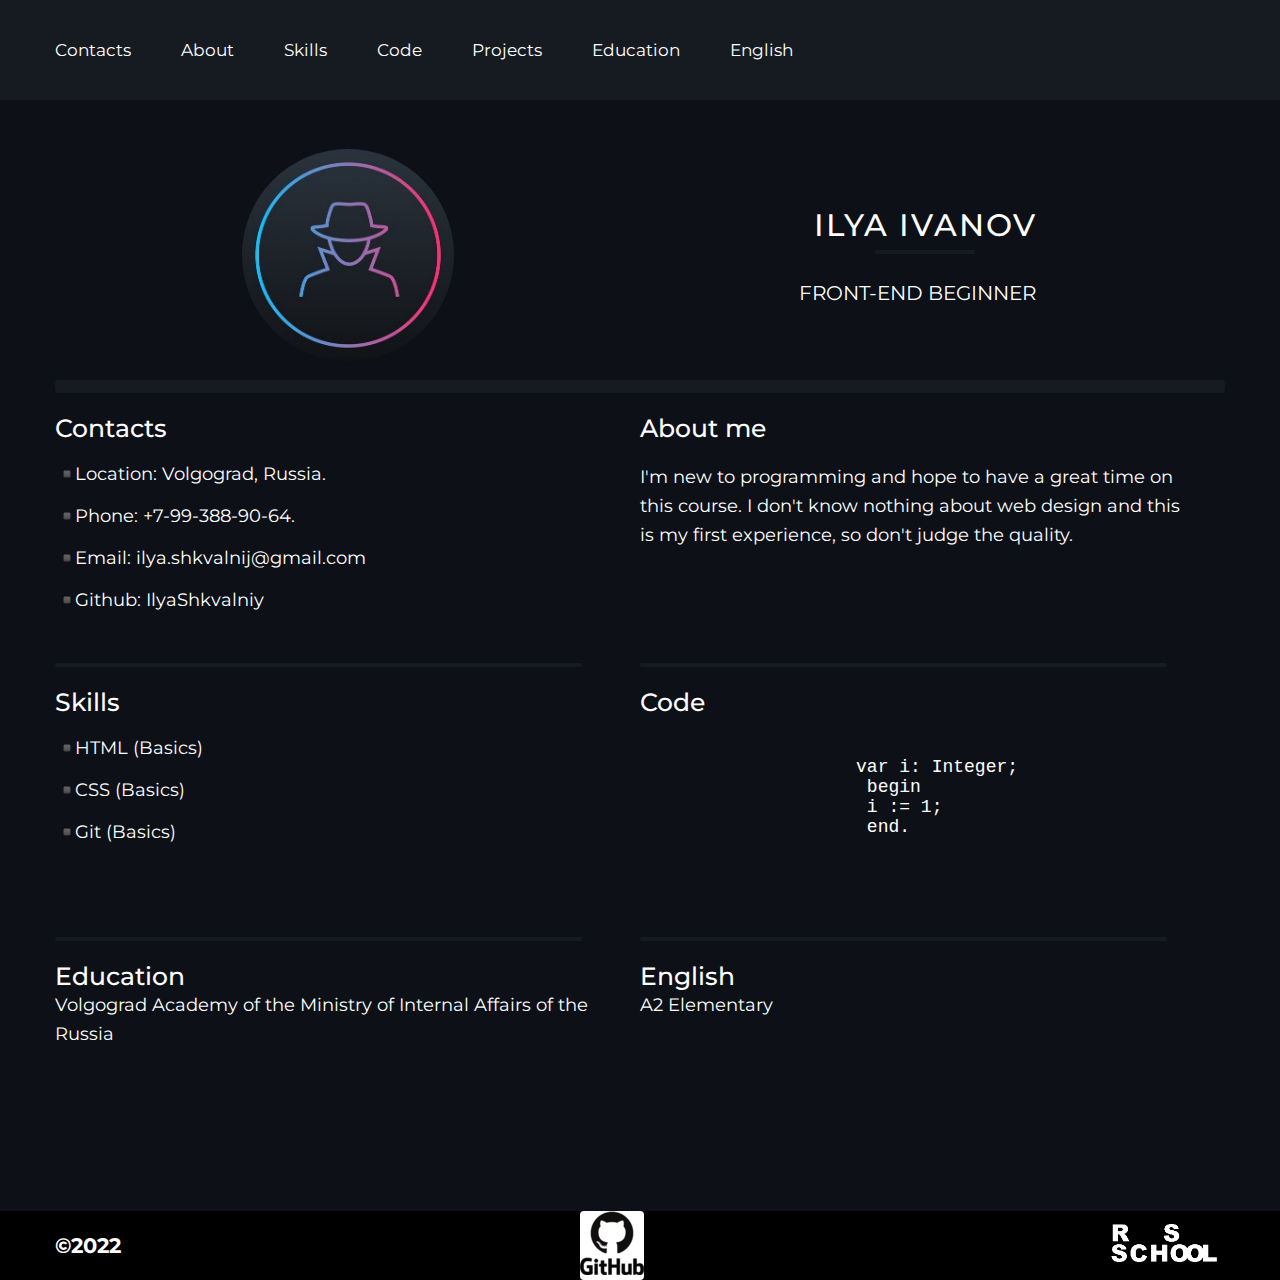
<file: index.html>
<!DOCTYPE html>
<html lang="en">
<head>
    <meta charset="UTF-8">
    <meta http-equiv="X-UA-Compatible" content="IE=edge">
    <meta name="viewport" content="width=device-width, initial-scale=1.0">
    <title>CV</title>
    <link rel="stylesheet" href="https://ilyashkvalniy.github.io/rsschool-cv/style.css">
    <link rel="preconnect" href="https://fonts.googleapis.com">
    <link rel="preconnect" href="https://fonts.gstatic.com" crossorigin>
    <link href="https://fonts.googleapis.com/css2?family=Montserrat:wght@400;500;700&display=swap" rel="stylesheet">
</head>
<body>
    <header class="header">
        <div class="container">
        <nav class="nav">
            <ul class="nav1">
                <li><a href="#contact-about">Contacts</a></li>
                <li><a href="#contact-about">About</a></li>
                <li><a href="#skill-code">Skills</a></li>
                <li><a href="#skill-code">Code</a></li>
                <li><a href="#">Projects</a></li>
                <li><a href="#edu-eng">Education</a></li>
                <li><a href="#edu-eng">English</a></li>
            </ul>
        </nav>
        </div>
    </header>
    <main class="main">
        <div class="container">
            <div class="wrapper">
                <div class="block1 block">
                    <div class="img inner-block">
                        <img src="https://ilyashkvalniy.github.io/rsschool-cv/img/pic.jpg" alt="My_ava">
                    </div>
                    <div class="title inner-block">
                        <h1 class="name">Ilya Ivanov</h1>
                        <h2 class="area">Front-end beginner</h2>
                    </div>
                </div>
                <div id="contact-about" class="block2 block">
                    <div class="contacts blocks">
                        <h2>Contacts</h2>
                        <ul>
                            <li>Location: Volgograd, Russia.</li>
                            <li>Phone: +7-99-388-90-64.</li>
                            <li>Email: ilya.shkvalnij@gmail.com</li>
                            <li>Github: IlyaShkvalniy
                            </li>
                        </ul>
                    </div>
                    <div class="about blocks">
                        <h2>About me</h2>
                        <p>I'm new to programming and hope to have a great time on this course.

                            I don't know nothing about web design and this is my first experience, so don't judge the quality.</p>
                    </div>
                </div>
                <div id="skill-code" class="block3 block">
                    <div class="skills blocks" >
                        <h2>Skills</h2>
                        <ul>
                            <li>HTML (Basics)</li>
                            <li>CSS (Basics)</li>
                            <li>Git (Basics)</li>
                        </ul>
                    </div>
                    <div class="code blocks">
                        <h2>Code</h2>
                        <pre><code class="language-pascal"> 
                    var i: Integer;
                     begin
                     i := 1;
                     end.</code></pre>
                    </div>
                </div>
                <div id="edu-eng" class="block3 block">
                    <div class="education inner-block">
                        <h2>Education</h2>
                        <p>Volgograd Academy of the Ministry of Internal Affairs of the Russia</p>
                    </div>
                    <div class="english inner-block">
                        <h2>English</h2>
                        <p>A2 Elementary</p>
                    </div>
                </div>
                </div>
            </div>
    </main>
    <footer class="footer">
        <div class="container">
            <div class="footer-wrapper">
            <h3 class="year">
                ©2022
            </h3>
            <div class="github">
               <a href="https://github.com/IlyaShkvalniy"> <img src="https://ilyashkvalniy.github.io/rsschool-cv/img/giticon.png" alt="github_logo_link"></a>
            </div>
            <div class="rss">
                <a href="https://rs.school/js-stage0/"><img src="https://ilyashkvalniy.github.io/rsschool-cv/img/rss.png" alt="rss-link"></a>
            </div>
            </div>
        </div>
    </footer>
</body>
</html>
</file>
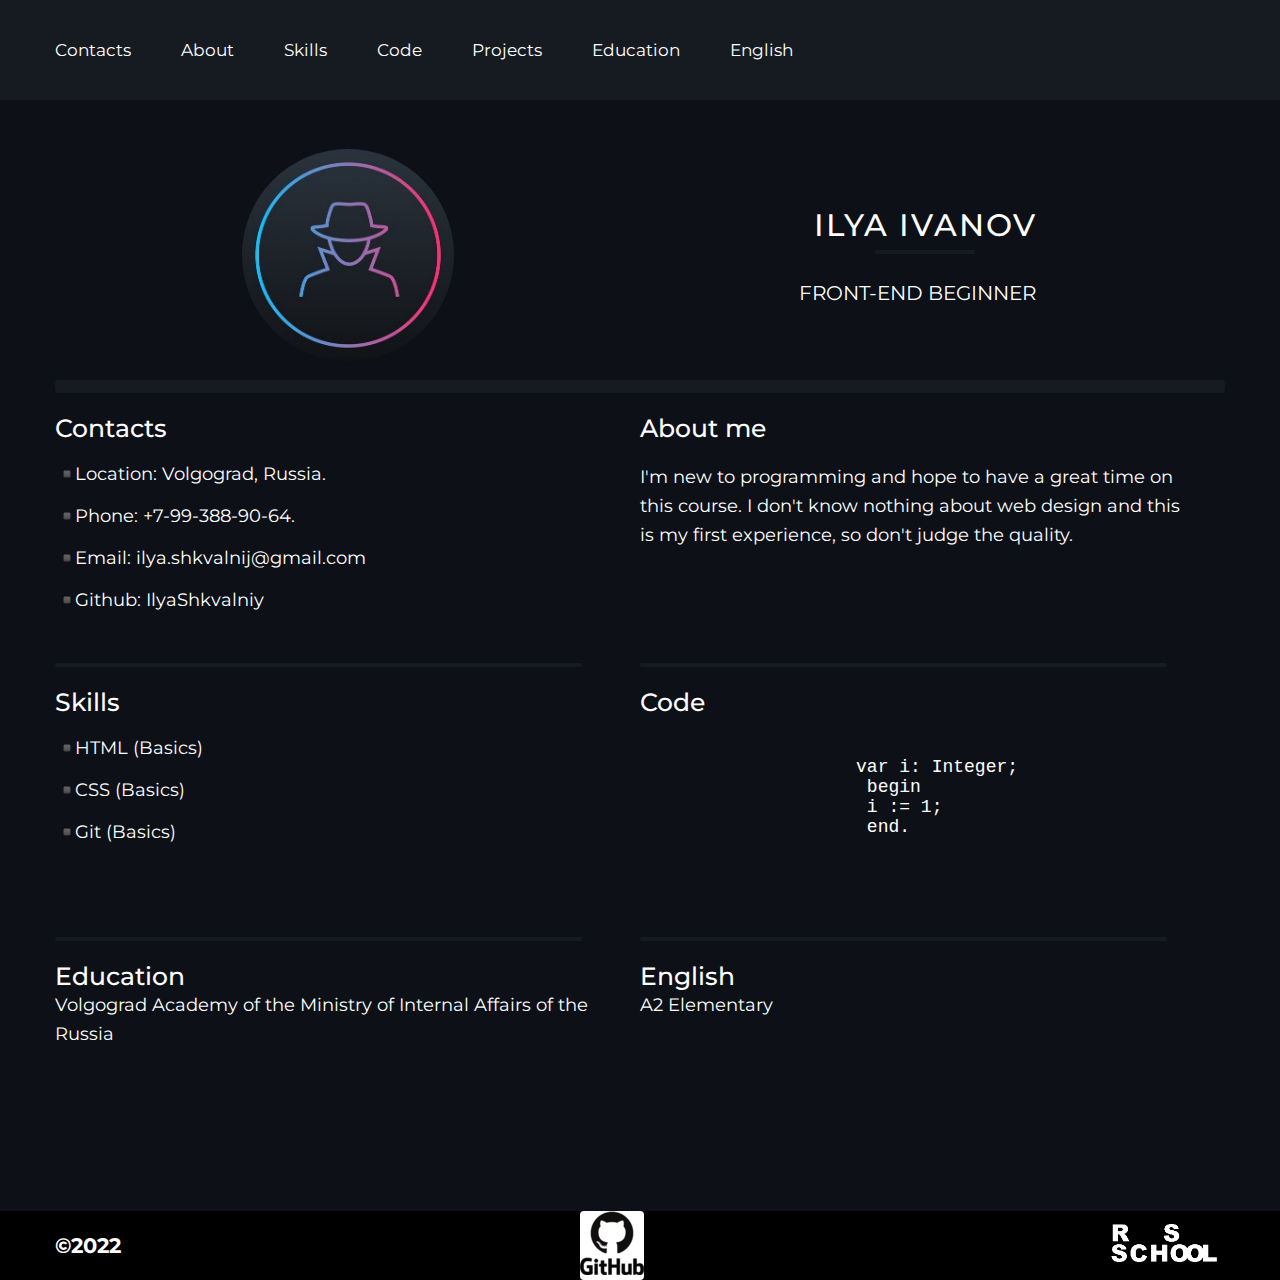
<file: cv/index.html>
<!DOCTYPE html>
<html lang="en">
<head>
    <meta charset="UTF-8">
    <meta http-equiv="X-UA-Compatible" content="IE=edge">
    <meta name="viewport" content="width=device-width, initial-scale=1.0">
    <title>CV</title>
    <link rel="stylesheet" href="./style.css">
    <link rel="preconnect" href="https://fonts.googleapis.com">
    <link rel="preconnect" href="https://fonts.gstatic.com" crossorigin>
    <link href="https://fonts.googleapis.com/css2?family=Montserrat:wght@400;500;700&display=swap" rel="stylesheet">
</head>
<body>
    <header class="header">
        <div class="container">
        <nav class="nav">
            <ul class="nav1">
                <li><a href="#contact-about">Contacts</a></li>
                <li><a href="#contact-about">About</a></li>
                <li><a href="#skill-code">Skills</a></li>
                <li><a href="#skill-code">Code</a></li>
                <li><a href="#">Projects</a></li>
                <li><a href="#edu-eng">Education</a></li>
                <li><a href="#edu-eng">English</a></li>
            </ul>
        </nav>
        </div>
    </header>
    <main class="main">
        <div class="container">
            <div class="wrapper">
                <div class="block1 block">
                    <div class="img inner-block">
                        <img src="./img/pic.jpg" alt="My_ava">
                    </div>
                    <div class="title inner-block">
                        <h1 class="name">Ilya Ivanov</h1>
                        <h2 class="area">Front-end beginner</h2>
                    </div>
                </div>
                <div id="contact-about" class="block2 block">
                    <div class="contacts blocks">
                        <h2>Contacts</h2>
                        <ul>
                            <li>Location: Volgograd, Russia.</li>
                            <li>Phone: +7-99-388-90-64.</li>
                            <li>Email: ilya.shkvalnij@gmail.com</li>
                            <li>Github: IlyaShkvalniy
                            </li>
                        </ul>
                    </div>
                    <div class="about blocks">
                        <h2>About me</h2>
                        <p>I'm new to programming and hope to have a great time on this course.

                            I don't know nothing about web design and this is my first experience, so don't judge the quality.</p>
                    </div>
                </div>
                <div id="skill-code" class="block3 block">
                    <div class="skills blocks" >
                        <h2>Skills</h2>
                        <ul>
                            <li>HTML (Basics)</li>
                            <li>CSS (Basics)</li>
                            <li>Git (Basics)</li>
                        </ul>
                    </div>
                    <div class="code blocks">
                        <h2>Code</h2>
                        <pre><code class="language-pascal"> 
                    var i: Integer;
                     begin
                     i := 1;
                     end.</code></pre>
                    </div>
                </div>
                <div id="edu-eng" class="block3 block">
                    <div class="education inner-block">
                        <h2>Education</h2>
                        <p>Volgograd Academy of the Ministry of Internal Affairs of the Russia</p>
                    </div>
                    <div class="english inner-block">
                        <h2>English</h2>
                        <p>A2 Elementary</p>
                    </div>
                </div>
                </div>
            </div>
    </main>
    <footer class="footer">
        <div class="container">
            <div class="footer-wrapper">
            <h3 class="year">
                ©2022
            </h3>
            <div class="github">
               <a href="https://github.com/IlyaShkvalniy"> <img src="./img/giticon.png" alt="github_logo_link"></a>
            </div>
            <div class="rss">
                <a href="https://rs.school/js-stage0/"><img src="./img/rss.png" alt="rss-link"></a>
            </div>
            </div>
        </div>
    </footer>
</body>
</html>
</file>
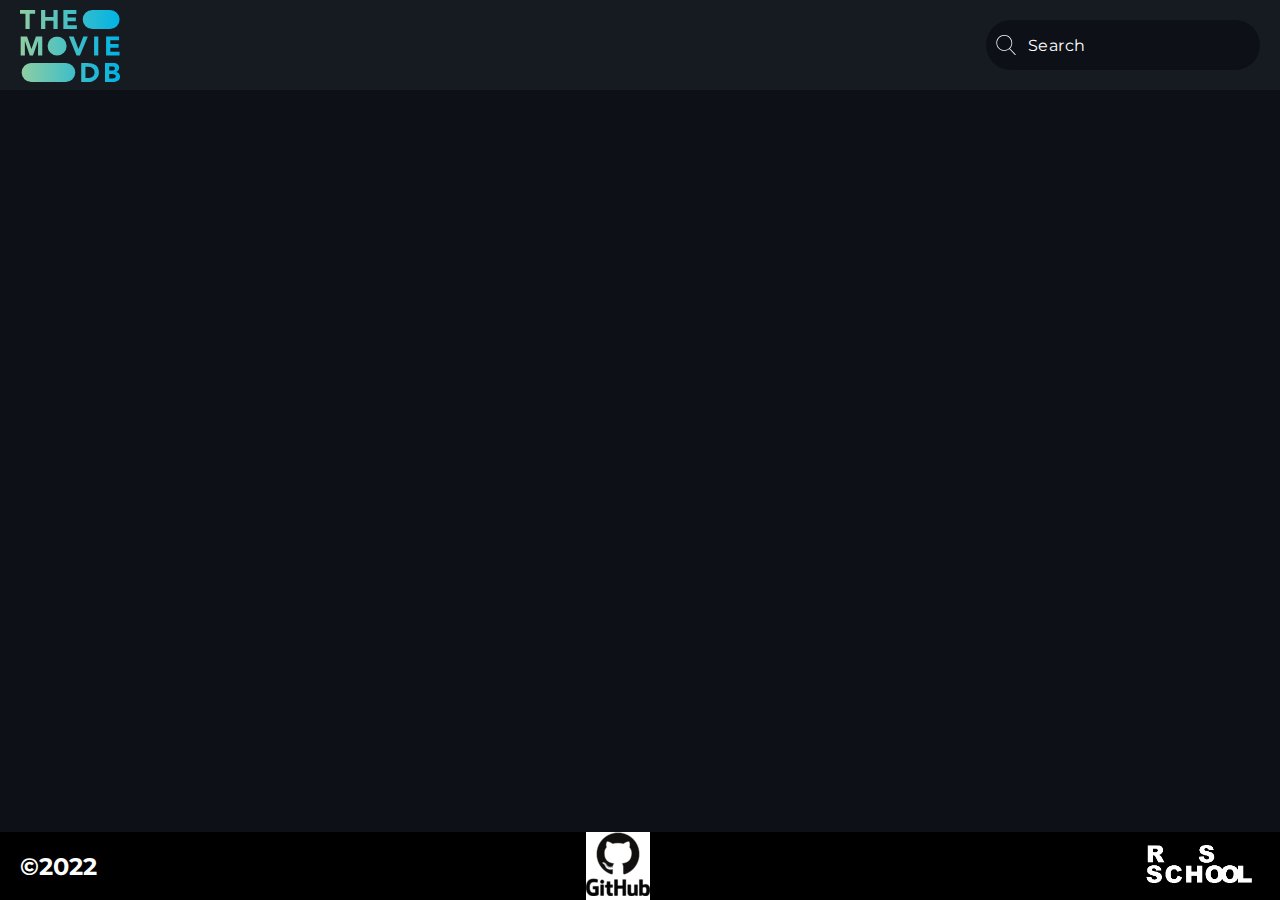
<file: movie-app/index.html>
<!DOCTYPE html>
<html lang="en">
<head>
    <meta charset="UTF-8">
    <meta http-equiv="X-UA-Compatible" content="IE=edge">
    <meta name="viewport" content="width=device-width, initial-scale=1.0">
    <link rel="stylesheet" href="./css/style.min.css">
    <link href="https://fonts.googleapis.com/css?family=Montserrat:300,regular,500,600,700,800,900" rel="stylesheet" />
    <title>Movie app</title>
</head>
<body>
    <div class="wrapper">
        <header class="header">
            <div class="container">
                <div class="header__content">
                    <div class="header__logo">
                        <a href="https://www.themoviedb.org/documentation/api">
                            <img src="./icons/tmdb.svg" class="header__img" alt="">
                        </a>
                    </div>
                    <form class="form" >
                        <div class="form__icon"></div> 
                        <input type="search" autocomplete="off" id="search" class="form__search" placeholder="Search">
                    </form>
                </div>    
            </div>
        </header>
        <main class="main">

        </main>
        <footer class="footer">
            <div class="container">
                <div class="footer__content">
                    <div class="footer__year">©2022</div>
                    <div class="footer__github">
                        <a href="https://github.com/IlyaShkvalniy" class="footer__link">
                            <img class="footer__img" src="./icons/giticon.png" alt="">
                        </a>
                    </div>
                    <div class="footer__rss">
                        <a href="https://rs.school/js-stage0/" class="footer__link">
                            <img class="footer__img" src="./icons/rss.png" alt="">
                        </a>
                    </div>
                </div>
            </div>
        </footer>
    </div>
    <script src="./js/main.js"></script>
</body>
</html>
</file>
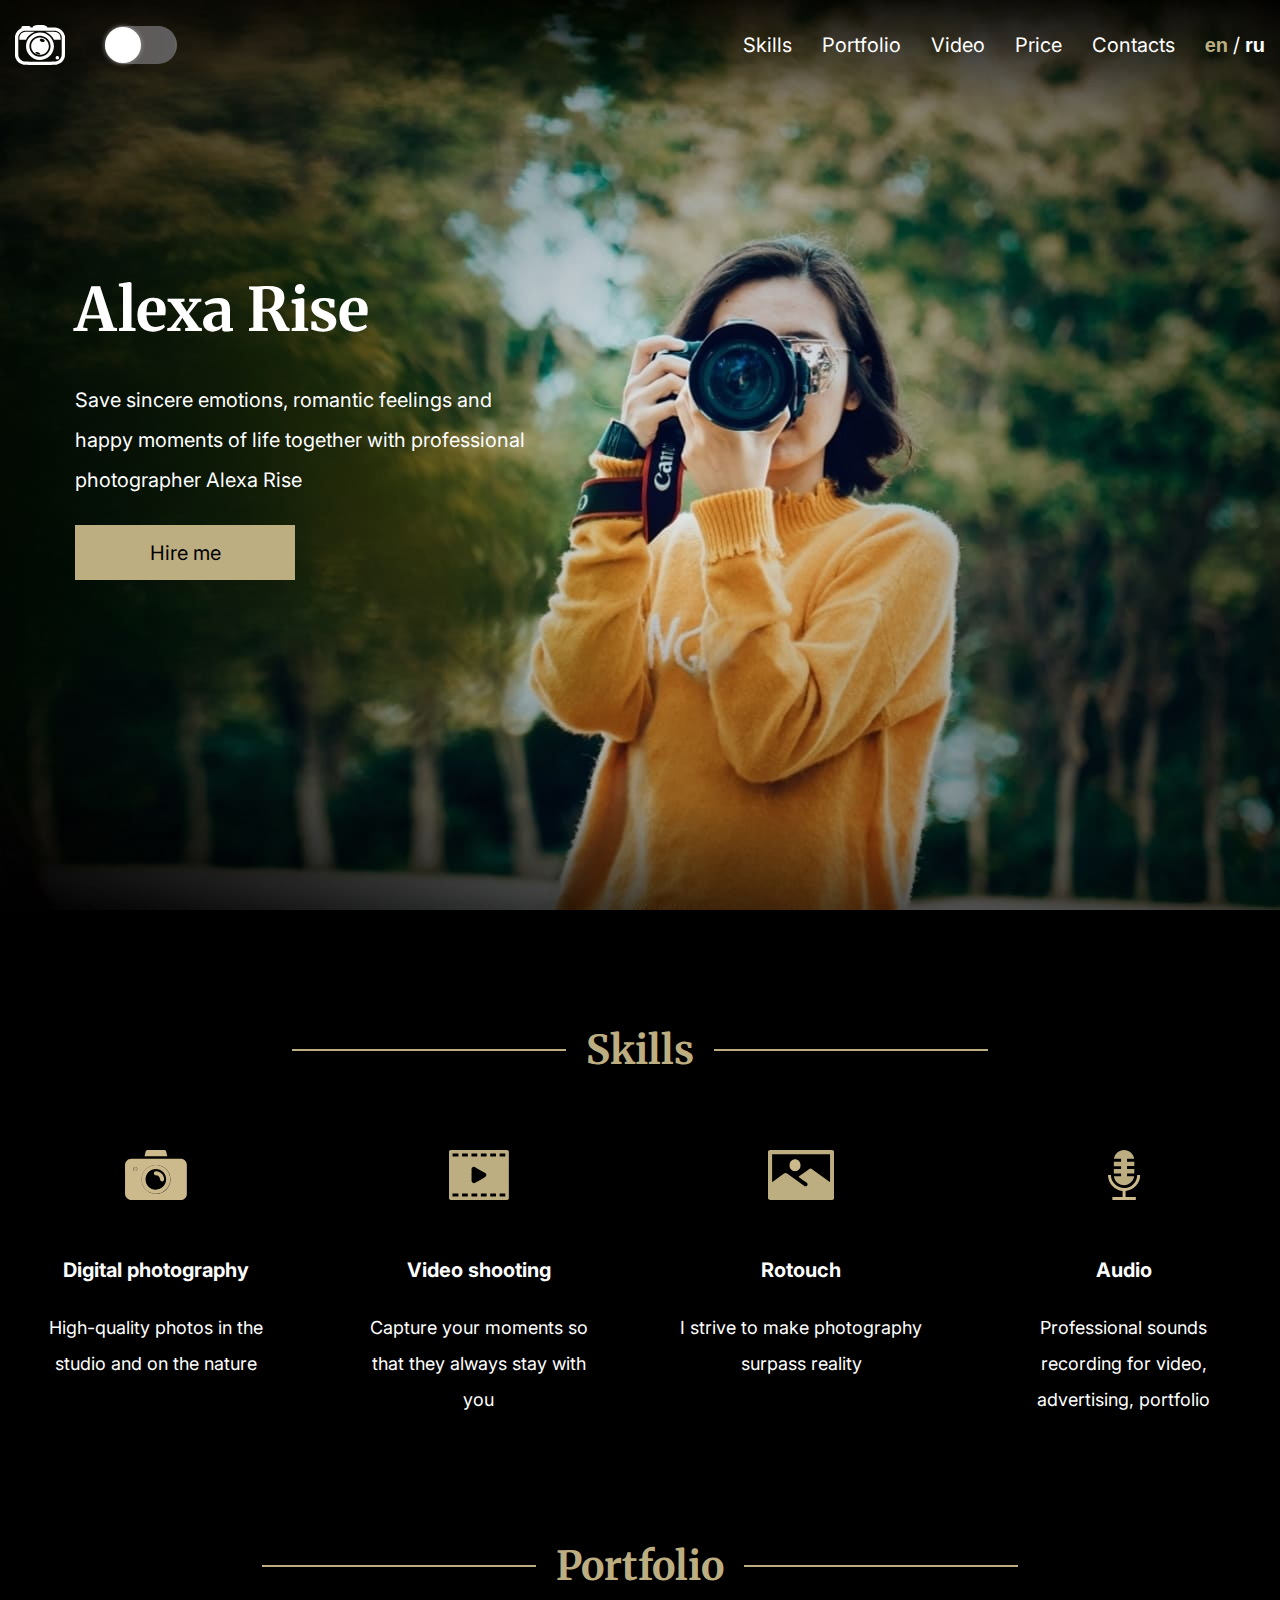
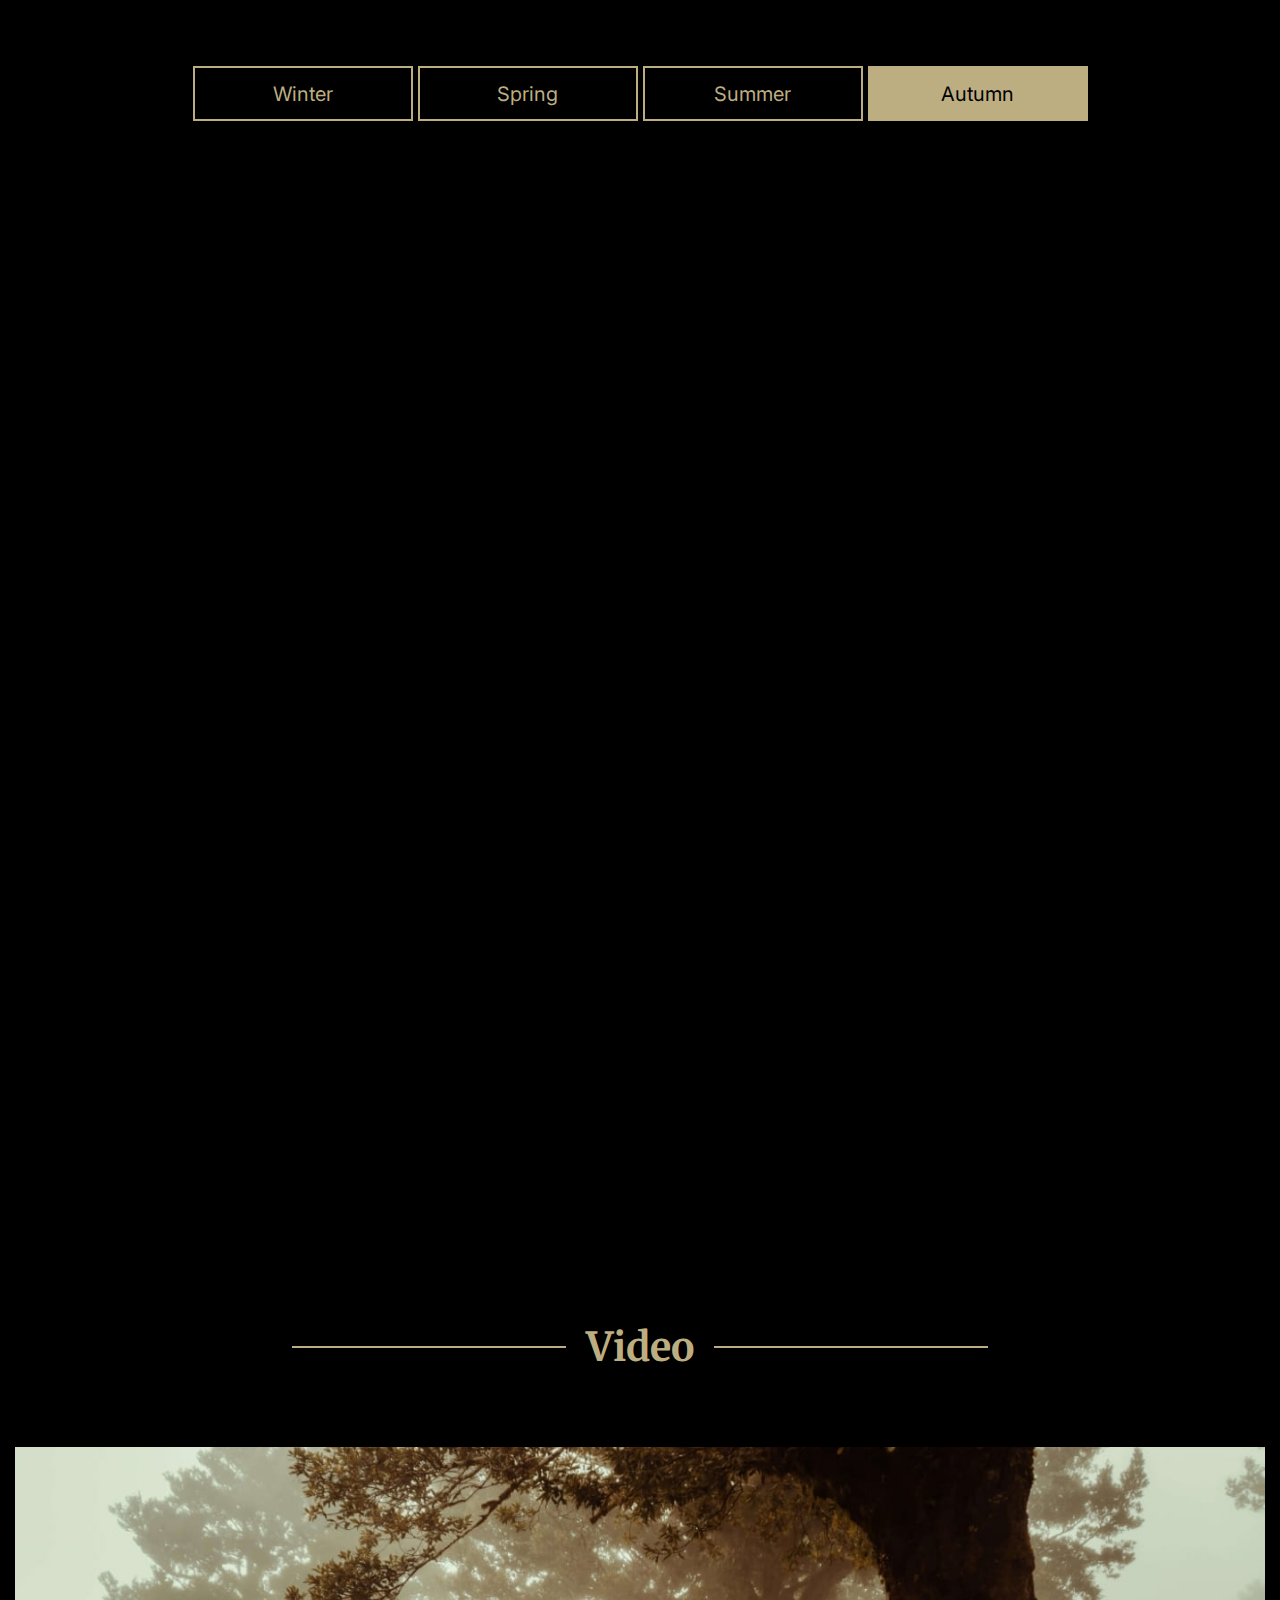
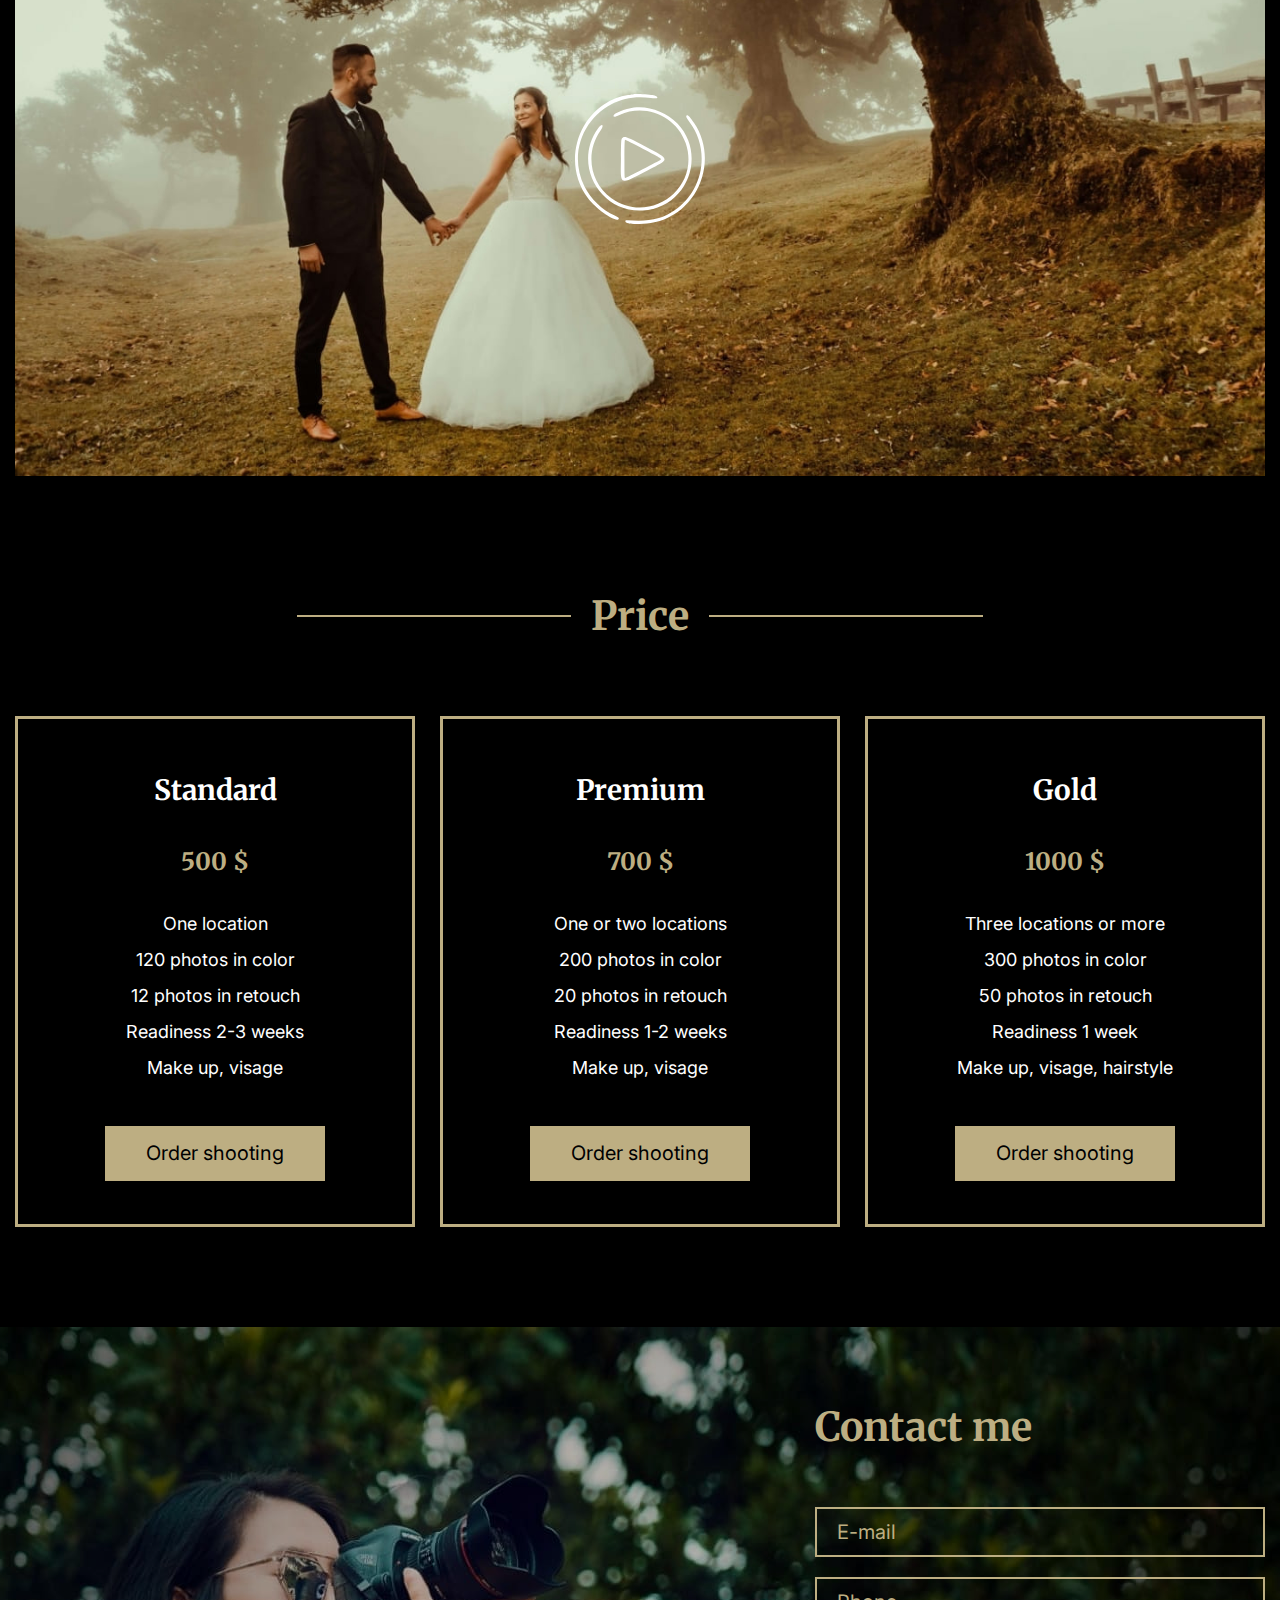
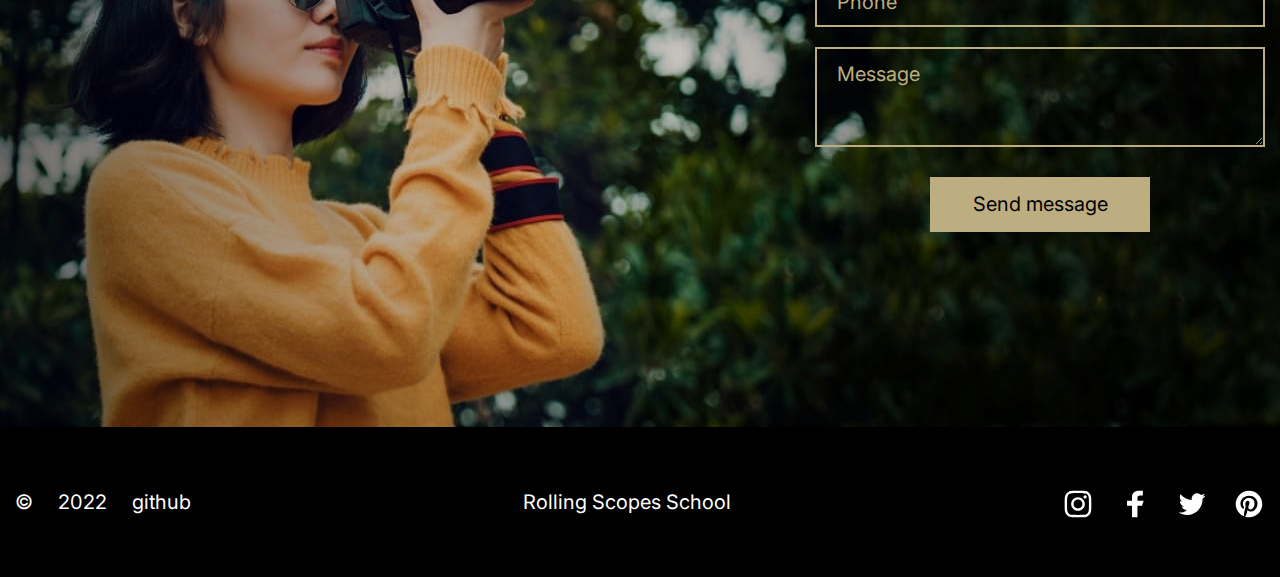
<file: portfolio/index.html>
<!DOCTYPE html>
<html lang="en">
<head>
    <meta charset="UTF-8">
    <meta http-equiv="X-UA-Compatible" content="IE=edge">
    <meta name="viewport" content="width=device-width, initial-scale=1.0">
    <title>RSS Portfolio</title>
    <link rel="stylesheet" href="./css/style.min.css">
    <link rel="preconnect" href="https://fonts.googleapis.com">
    <link rel="preconnect" href="https://fonts.gstatic.com" crossorigin>
    <link href="https://fonts.googleapis.com/css2?family=Inter:wght@400;700&family=Merriweather:wght@400;700&display=swap" rel="stylesheet">
    <link rel="icon" type="image/x-icon" href="images/favicon.ico">
</head>
<body class="body">
    <div class="wrapper">
        <div class="hero">   
            <div class="hero__bg">       
                <div class="container">
                    <header class="header">
                        <div class="header__inner">
                            <nav class="nav">
                                <a  class="nav__logo-link" href="#">
                                    <svg class="nav__logo" width="50" height="40" viewBox="0 0 50 40" fill="none" xmlns="http://www.w3.org/2000/svg">
                                        <path class="nav__logo" d="M20.4506 0.259178C19.0919 0.696909 17.9456 1.47652 17.6601 2.15634L17.5398 2.4419L15.6561 2.43301L15.4116 1.93006C15.2253 1.54668 15.063 1.3708 14.7263 1.18701L14.2864 0.945911H11.1062C6.93498 0.945911 6.40895 1.15341 6.40895 2.80355V3.26796L5.69955 3.61478C3.08441 4.8924 1.03538 7.41602 0.225789 10.3546L0.000346207 11.1748V21.2584C0.000346207 32.2698 -0.0327188 31.5584 0.547422 33.1166C1.84798 36.6086 4.86291 39.1352 8.54916 39.8258C9.78859 40.0581 40.2114 40.0581 41.4508 39.8258C45.1371 39.1362 48.152 36.6096 49.4526 33.1166C50.0327 31.5584 49.9997 32.2698 49.9997 21.2584V11.1748L49.7832 10.4031C48.649 6.36468 45.7433 3.61182 41.6342 2.67905C41.02 2.53972 40.2134 2.50514 36.6765 2.46858L32.4532 2.42412L32.3369 2.14745C32.0504 1.46565 30.8209 0.645527 29.4663 0.233488C28.3992 -0.0915987 21.4756 -0.0718366 20.4506 0.259178ZM40.0601 5.82221C43.053 6.12555 45.3856 7.95256 46.3976 10.7874L46.6731 11.5591L46.7012 20.871C46.7332 31.5189 46.7653 31.0218 45.9236 32.7342C44.9758 34.662 43.064 36.1205 40.9288 36.5453C39.7856 36.7726 10.2114 36.7726 9.07118 36.5453C6.91594 36.1145 5.0112 34.6284 4.00923 32.5949C3.24473 31.0426 3.26677 31.4072 3.29883 20.871L3.32689 11.5591L3.63149 10.7163C4.60841 8.01679 6.9961 6.11666 9.77356 5.82912C10.9589 5.7066 38.8517 5.69968 40.0601 5.82122V5.82221ZM9.51706 6.88837C6.37889 7.34191 4.35391 9.89419 4.35391 13.398V14.6954H11.0661L11.2915 14.2369C12.2845 12.2123 14.2844 10.0167 16.4357 8.58692C17.2402 8.05236 19.3614 6.97631 19.6109 6.97631C19.669 6.97631 19.7161 6.93284 19.7161 6.87948C19.7161 6.76091 10.3457 6.76782 9.51706 6.88738V6.88837ZM30.2839 6.85478C30.2839 6.90023 30.4492 6.99509 30.6506 7.06524C33.7206 8.12943 37.462 11.4702 38.7385 14.2863L38.9249 14.6964H45.6471V13.399C45.6471 10.1284 44.1341 7.98418 41.1462 7.01683C40.5581 6.82612 30.2849 6.67395 30.2849 6.85576L30.2839 6.85478ZM24.0707 7.51779C12.6663 8.61558 7.13237 20.9748 14.0931 29.7976C21.7892 39.5512 37.8768 34.7015 38.8858 22.3236C39.5611 14.0343 32.2528 6.73126 24.0707 7.51779ZM26.6638 10.9455C33.2327 11.8753 37.3277 18.963 34.8278 25.0774C31.9482 32.1216 22.708 33.9279 17.4136 28.4804C10.3908 21.2544 16.5819 9.51871 26.6638 10.9455ZM23.8723 12.5719C17.9617 13.395 14.553 19.3474 16.8885 24.7701C19.5698 30.9942 28.5605 31.7659 32.376 26.1001C36.5512 19.9007 31.2949 11.5394 23.8723 12.5719ZM27.7168 13.9098C28.8581 14.2596 29.7118 15.0768 29.7318 15.8366C29.7779 17.5886 26.2289 17.5332 25.0416 15.7635C24.1388 14.4187 25.747 13.3051 27.7168 13.9098ZM22.701 27.2552C23.7821 27.4805 25.3923 28.4557 25.3923 28.8846C25.3923 29.8865 21.7581 29.2393 20.697 28.0486C19.9636 27.2246 20.8564 26.8708 22.701 27.2552ZM41.9128 30.9991C39.8938 31.6167 40.2846 34.3863 42.3897 34.3794C44.5309 34.3725 44.6902 31.2629 42.564 30.9734C42.3486 30.9438 42.056 30.9556 41.9128 31.0001V30.9991Z" fill="white"/>
                                    </svg>
                                </a>
                                <div class="nav__theme">
                                    <button class="nav__theme-switcher"></button>
                                </div>
                                <ul class="nav__list">
                                    <li class="nav__list-item"><a href="#skill" class="nav__list-link" data-18i="skills">Skills</a></li>
                                    <li class="nav__list-item"><a href="#portfol" class="nav__list-link" data-18i="portfolio">Portfolio</a></li>
                                    <li class="nav__list-item"><a href="#vid" class="nav__list-link" data-18i="video">Video</a></li>
                                    <li class="nav__list-item"><a href="#pric" class="nav__list-link" data-18i="price">Price</a></li>
                                    <li class="nav__list-item"><a href="#contact" class="nav__list-link" data-18i="contacts">Contacts</a></li>
                                </ul>
                                <div class="nav__langs">
                                    <button class="nav__langs-switcher-en nav__langs-switcher active-lang-btn">en</button>
                                    <span>/</span>
                                    <button class="nav__langs-switcher-ru nav__langs-switcher">ru</button>
                                </div>
                                <div class="nav__burger">
                                    <span class="nav__burger-line"></span>
                                    <span class="nav__burger-line"></span>
                                    <span class="nav__burger-line"></span>
                                </div>
                                
                            </nav>
                            <section class="header__info">
                                <h1 class="header__info-title" data-18i="hero-title">Alexa Rise</h1>
                                <p class="header__info-text" data-18i="hero-text">Save sincere emotions, romantic feelings and happy moments of life together with professional photographer Alexa Rise                                  
                                </p>
                                <button class="header__button btn" data-18i="hire">Hire me</button>
                            </section>
                        </div>
                    </header>
                </div> 
            </div>  
        </div>
        <main class="main">
            <div class="skills" id="skill">
                <div class="container">
                    <section class="title title--height">
                        <h2 class="title__text" data-18i="skills">Skills</h2>
                    </section>
                    <div class="skills__columns">
                        <div class="skills__columns-item">
                            <div class="skills__columns-logo">
                                <img class="skills__columns-img" src="images/camera1.svg" alt="Skills icon">
                            </div>
                            <div class="skills__columns-title" data-18i="skill-title-1">Digital photography</div>
                            <div class="skills__columns-text" data-18i="skill-text-1">High-quality photos in the studio and on the nature</div>
                        </div>
                        <div class="skills__columns-item">
                            <div class="skills__columns-logo">
                                <img class="skills__columns-img" src="images/video1.svg" alt="Skills icon">
                            </div>
                            <div class="skills__columns-title" data-18i="skill-title-2">Video shooting</div>
                            <div class="skills__columns-text" data-18i="skill-text-2">Capture your moments so that they always stay with you</div>
                        </div>
                        <div class="skills__columns-item">
                            <div class="skills__columns-logo">
                                <img class="skills__columns-img" src="images/image1.svg" alt="Skills icon">
                            </div>
                            <div class="skills__columns-title" data-18i="skill-title-3">Retouch</div>
                            <div class="skills__columns-text" data-18i="skill-text-3">I strive to make photography surpass reality</div>
                        </div>
                        <div class="skills__columns-item">
                            <div class="skills__columns-logo">
                                <img class="skills__columns-img" src="images/mic1.svg" alt="Skills icon">
                            </div>
                            <div class="skills__columns-title" data-18i="skill-title-4">Audio</div>
                            <div class="skills__columns-text" data-18i="skill-text-4">Professional sounds recording for video, advertising, portfolio</div>
                        </div>
                    </div>
                </div>
            </div>
            <div class="portfolio" id="portfol">
                <div class="container">
                    <section class="title title--height">
                        <h2 class="title__text" data-18i="portfolio">Portfolio</h2>
                    </section>
                    <div class="portfolio__buttons-row">
                        <button class="portfolio__button portfolio__button--replace btn"  data-tab-name="winter">
                            <span data-18i="winter" class="spn">Winter</span>
                        </button>
                        <button  class="portfolio__button btn"  data-tab-name="spring">
                            <span data-18i="spring" class="spn"> Spring</span>
                        </button>
                        <button class="portfolio__button portfolio__button--replace btn"  data-tab-name="summer">
                            <span data-18i="summer" class="spn"> Summer</span>
                        </button>
                        <button class="portfolio__button is-active btn"  data-tab-name="autumn">
                            <span class="spn" data-18i="autumn" > Autumn</span>
                        </button>
                    </div>
                    <div class="portfolio__gallery is-active autumn">
                        <img src="images/gallery/portfolio-img1.jpg" alt="Galley picture" class="portfolio__gallery-img">
                        <img src="images/gallery/portfolio-img2.jpg" alt="Galley picture" class="portfolio__gallery-img">
                        <img src="images/gallery/portfolio-img3.jpg" alt="Galley picture" class="portfolio__gallery-img">
                        <img src="images/gallery/portfolio-img4.jpg" alt="Galley picture" class="portfolio__gallery-img">
                        <img src="images/gallery/portfolio-img5.jpg" alt="Galley picture" class="portfolio__gallery-img">
                        <img src="images/gallery/portfolio-img6.jpg" alt="Galley picture" class="portfolio__gallery-img">
                    </div>
                    <div class="portfolio__gallery winter">
                        <img src="images/winter/winter1.jpg" alt="Galley picture" class="portfolio__gallery-img">
                        <img src="images/winter/winter2.jpg" alt="Galley picture" class="portfolio__gallery-img">
                        <img src="images/winter/winter3.jpg" alt="Galley picture" class="portfolio__gallery-img">
                        <img src="images/winter/winter4.jpg" alt="Galley picture" class="portfolio__gallery-img">
                        <img src="images/winter/winter5.jpg" alt="Galley picture" class="portfolio__gallery-img">
                        <img src="images/winter/winter6.jpg" alt="Galley picture" class="portfolio__gallery-img">
                    </div>
                    <div class="portfolio__gallery spring">
                        <img src="images/spring/spring1.jpg" alt="Galley picture" class="portfolio__gallery-img">
                        <img src="images/spring/spring2.jpg" alt="Galley picture" class="portfolio__gallery-img">
                        <img src="images/spring/spring3.jpg" alt="Galley picture" class="portfolio__gallery-img">
                        <img src="images/spring/spring4.jpg" alt="Galley picture" class="portfolio__gallery-img">
                        <img src="images/spring/spring5.jpg" alt="Galley picture" class="portfolio__gallery-img">
                        <img src="images/spring/spring6.jpg" alt="Galley picture" class="portfolio__gallery-img">
                    </div>
                    <div class="portfolio__gallery summer">
                        <img src="images/summer/summer1.jpg" alt="Galley picture" class="portfolio__gallery-img">
                        <img src="images/summer/summer2.jpg" alt="Galley picture" class="portfolio__gallery-img">
                        <img src="images/summer/summer3.jpg" alt="Galley picture" class="portfolio__gallery-img">
                        <img src="images/summer/summer4.jpg" alt="Galley picture" class="portfolio__gallery-img">
                        <img src="images/summer/summer5.jpg" alt="Galley picture" class="portfolio__gallery-img">
                        <img src="images/summer/summer6.jpg" alt="Galley picture" class="portfolio__gallery-img">
                    </div>
                </div>
            </div>
            <div class="video" id="vid">
                <div class="container container--mobile">
                    <section class="title title--height">
                        <h2 class="title__text" data-18i="video">Video</h2>
                    </section>
                    <div class="video__content">
                        <img src="images/video-player.jpg" alt="Video preview" class="video__img">
                        <div class="video__play-btn-wrapper">
                            <a href="#" class="video__play-link">
                             <svg class="play-video"  viewBox="0 0 130 130" fill="none" xmlns="http://www.w3.org/2000/svg">
                                <path class="video__play-btn" d="M58.521 0.13572C58.0219 0.256183 55.5699 0.686409 53.0729 1.09112C6.17415 8.69809 -16.0083 65.9044 13.0263 104.367C22.0681 116.344 42.8323 129.906 43.8607 124.506C43.9895 123.832 42.7534 122.978 39.6854 121.624C27.0991 116.065 15.7097 105.112 9.49548 92.5938C-13.0744 47.1276 25.5402 -4.32319 75.965 4.02852C83.5399 5.28359 84.8555 2.66782 77.4319 1.11129C74.053 0.402757 60.344 -0.303999 58.521 0.136315V0.13572ZM58.8236 13.5427C49.9562 14.8494 38.5455 19.3896 38.5455 21.6114C38.5455 23.3352 39.8261 23.2017 44.5063 20.9901C70.1424 8.8779 101.354 22.1306 110.64 49.0716C126.075 93.8524 75.1194 131.76 36.427 104.279C14.9264 89.009 9.96843 58.679 25.4031 36.8396C29.4989 31.0443 27.3436 28.5941 23.1612 34.2914C-2.60779 69.3966 24.2964 118.982 67.7711 116.507C111.658 114.008 132.641 61.4206 102.441 29.6195C91.3694 17.9613 73.5088 11.378 58.8242 13.5415L58.8236 13.5427ZM111.588 21.4488C110.688 22.349 111.376 23.9601 114.257 27.704C135.62 55.4579 128.626 96.9429 99.2939 116.46C86.0768 125.255 74.472 127.692 52.7708 126.233C50.7271 126.096 50.3491 126.252 50.3491 127.237C50.3491 131.711 76.324 130.498 89.2029 125.422C126.968 110.539 141.858 62.4946 119.094 28.9739C114.774 22.6137 112.602 20.4352 111.588 21.4494L111.588 21.4488ZM47.2645 44.1107C46.191 45.2963 46.099 46.6867 45.9347 64.2031C45.6647 92.9997 42.7985 92.1292 77.569 73.8111C94.5145 64.8831 94.6095 65.1632 70.3056 52.4143C51.3039 42.4467 49.3949 41.7584 47.2645 44.1107V44.1107ZM68.2637 55.0052C86.726 64.6481 86.8221 64.7081 85.5308 65.7798C84.0829 66.982 51.1615 84 50.285 84C49.5812 84 49.4412 80.8353 49.4412 64.9324C49.4412 51.5574 49.6388 45.8642 50.1022 45.8642C50.4654 45.8642 58.6385 49.9778 68.2643 55.0052H68.2637Z" fill="white"/>
                             </svg>
                             
                            </a>
                        </div>
                    </div>
                </div>
            </div>
            <div class="price" id="pric">
                <div class="container">
                    <section class="title title--height">
                        <h2 class="title__text" data-18i="price">Price</h2>
                    </section>
                    <div class="price__columns">
                        <div class="price__columns-item">
                            <div class="price__columns-title">Standard</div>
                            <div class="price__columns-num">500 $</div>
                            <div class="price__columns-text">
                                <span data-18i="price-description-1-span-1">One location</span> <br>
                                <span data-18i="price-description-1-span-2">120 photos in color</span> <br>
                                <span data-18i="price-description-1-span-3">12 photos in retouch</span> <br>
                                <span data-18i="price-description-1-span-4">Readiness 2-3 weeks</span> <br>
                                <span data-18i="price-description-1-span-5">Make up, visage</span>  <br>
                            </div>
                            <button class="price__columns-btn btn" data-18i="order">Order shooting</button>
                        </div>
                        <div class="price__columns-item">
                            <div class="price__columns-title">Premium</div>
                            <div class="price__columns-num">700 $</div>
                            <div class="price__columns-text">
                                <span data-18i="price-description-2-span-1">One or two locations</span>  <br>
                                <span data-18i="price-description-2-span-2">200 photos in color</span>  <br>
                                <span data-18i="price-description-2-span-3"> 20 photos in retouch</span> <br>
                                <span data-18i="price-description-2-span-4"> Readiness 1-2 weeks</span> <br>
                                <span data-18i="price-description-2-span-5"> Make up, visage</span> <br>
                            </div>
                            <button class="price__columns-btn btn" data-18i="order">Order shooting</button>
                        </div>
                        <div class="price__columns-item">
                            <div class="price__columns-title">Gold</div>
                            <div class="price__columns-num">1000 $</div>
                            <div class="price__columns-text">
                                <span data-18i="price-description-3-span-1">Three locations or more</span><br>
                                <span data-18i="price-description-3-span-2"> 300 photos in color</span><br>
                                <span data-18i="price-description-3-span-3">50 photos in retouch</span><br>
                                <span data-18i="price-description-3-span-4"> Readiness 1 week</span><br>
                                <span data-18i="price-description-3-span-5"> Make up, visage, hairstyle</span><br>
                            </div>
                            <button class="price__columns-btn btn" data-18i="order">Order shooting</button>
                        </div>
                    </div>
                </div>
            </div>
            <div class="contacts" id="contact">
                <div class="contacts__bg">
                    <div class="contacts__shadow">
                        <div class="container">
                            <section class="contacts__form-wrapper">
                                <form class="contacts__form" action="mailto:qwer@ty.ru">
                                    <h2 class="contacts__title" data-18i="contact-me">Contact me</h2>
                                    <input class="contacts__input email" placeholder="E-mail" type="email">
                                    <input class="contacts__input phone" placeholder="Phone" type="tel">
                                    <textarea class="contacts__message" placeholder="Message" name="text"></textarea>
                                    <button class="contacts__btn btn" data-18i="send-message">Send message</button>
                                </form>
                            </section>
                        </div>
                    </div>
                </div>
            </div>
        </main>
        <footer class="footer">
            <div class="container">
                <div class="footer__content">
                    <div class="footer__copyright">
                        <span>©</span>
                        <span>2022</span>
                        <a class="footer__github-link" href="https://github.com/IlyaShkvalniy" >github</a>
                    </div>
                    <div class="footer__rss">
                        <a class="footer__rss-link" href="https://rs.school/js-stage0/" >Rolling Scopes School</a>
                    </div>
                    <div class="footer__social">
                        <a href="" class="footer__social-link">
                        <svg width="32" height="32" viewBox="0 0 32 32" fill="none" xmlns="http://www.w3.org/2000/svg">
                            <path class="footer__social-icon" d="M17.36 2.66699C19.76 2.66699 20.267 2.69399 21.493 2.74699C22.906 2.81399 23.88 3.03999 24.72 3.37399C25.6 3.70699 26.347 4.17399 27.08 4.90699C27.827 5.63999 28.28 6.38699 28.627 7.26699C28.96 8.10699 29.174 9.07999 29.24 10.507C29.307 11.774 29.32 12.267 29.32 14.934V17.067C29.32 19.734 29.307 20.227 29.24 21.494C29.217 22.659 28.994 23.764 28.604 24.788L28.626 24.721C28.279 25.601 27.826 26.348 27.093 27.081C26.346 27.828 25.6 28.281 24.72 28.628C23.88 28.961 22.907 29.175 21.493 29.241C20.226 29.308 19.72 29.321 17.053 29.321H14.933C12.266 29.321 11.773 29.308 10.493 29.241C9.32796 29.218 8.22296 28.995 7.19896 28.605L7.26596 28.627C6.34296 28.274 5.55596 27.753 4.90696 27.094L4.90596 27.093C4.23996 26.441 3.71396 25.649 3.37396 24.764L3.35896 24.719C2.99196 23.763 2.76896 22.657 2.74596 21.502V21.492C2.69296 20.45 2.66296 19.229 2.66296 18.002C2.66296 17.776 2.66396 17.55 2.66596 17.325V17.359V14.626C2.66596 12.226 2.69296 11.719 2.74596 10.493C2.81296 9.07999 3.03896 8.10599 3.35896 7.26599C3.70596 6.38599 4.15896 5.63899 4.90596 4.90599C5.55096 4.23899 6.33996 3.71599 7.22296 3.38699L7.26596 3.37299C8.22096 3.00199 9.32596 2.77399 10.481 2.74699H10.493C11.72 2.69399 12.226 2.66699 14.626 2.66699H17.36ZM17.387 5.06699H14.6C12.293 5.06699 11.8 5.09399 10.6 5.14699C9.30696 5.19999 8.59996 5.41399 8.13296 5.59999C7.50596 5.83999 7.06596 6.13299 6.59996 6.59999C6.13396 7.06699 5.83996 7.50699 5.59996 8.13299C5.42696 8.59999 5.19996 9.30599 5.14696 10.613C5.09396 11.813 5.06696 12.293 5.06696 14.613V17.386C5.06696 19.706 5.09396 20.186 5.14696 21.386C5.19996 22.679 5.41396 23.386 5.59996 23.853C5.83996 24.48 6.13296 24.92 6.59996 25.386C7.06696 25.852 7.50696 26.146 8.13296 26.386C8.59996 26.573 9.30596 26.786 10.613 26.839C11.906 26.906 12.373 26.919 15.253 26.919H16.733C19.626 26.919 20.08 26.906 21.386 26.839C22.679 26.786 23.386 26.572 23.853 26.386C24.48 26.146 24.92 25.853 25.386 25.386C25.852 24.919 26.146 24.479 26.386 23.853C26.573 23.386 26.786 22.68 26.839 21.386C26.906 20.079 26.919 19.626 26.919 16.733V15.266C26.919 12.373 26.906 11.906 26.839 10.599C26.786 9.30599 26.572 8.59899 26.386 8.13199C26.16 7.53099 25.819 7.01799 25.387 6.59999L25.386 6.59899C24.966 6.16599 24.454 5.82499 23.881 5.60799L23.853 5.59899C23.121 5.32299 22.275 5.15799 21.391 5.14599H21.386C20.358 5.09399 19.155 5.06399 17.944 5.06399C17.748 5.06399 17.552 5.06499 17.356 5.06599H17.386L17.387 5.06699ZM16 9.14699C19.781 9.14699 22.847 12.212 22.847 15.994C22.847 19.776 19.782 22.841 16 22.841C12.219 22.841 9.15296 19.776 9.15296 15.994C9.15296 12.212 12.218 9.14699 16 9.14699V9.14699ZM16 11.547C13.544 11.547 11.553 13.538 11.553 15.994C11.553 18.45 13.544 20.441 16 20.441C18.456 20.441 20.447 18.45 20.447 15.994C20.447 13.538 18.456 11.547 16 11.547ZM23.107 7.27999C23.991 7.27999 24.707 7.99599 24.707 8.87999C24.707 9.76399 23.991 10.48 23.107 10.48C22.223 10.48 21.507 9.76399 21.507 8.87999C21.507 7.99599 22.223 7.27999 23.107 7.27999V7.27999Z" fill="white"/>
                        </svg>    
                        </a>
                        <a href="" class="footer__social-link">
                        <svg width="32" height="32" viewBox="0 0 32 32" fill="none" xmlns="http://www.w3.org/2000/svg">
                            <path class="footer__social-icon" d="M13.04 29.333L13 17.666H8V12.666H13V9.33302C13 4.84002 15.787 2.66602 19.8 2.66602C21.72 2.66602 23.373 2.79902 23.853 2.86602V7.57302H21.066C18.893 7.57302 18.466 8.61302 18.466 10.133V12.666H24.666L22.999 17.666H18.466V29.333H13.039H13.04Z" fill="white"/>
                         </svg>
                        </a>
                        <a href="" class="footer__social-link">
                         <svg width="32" height="32" viewBox="0 0 32 32" fill="none" xmlns="http://www.w3.org/2000/svg">
                            <path class="footer__social-icon" d="M29.333 7.83998C28.333 8.33298 27.333 8.50698 26.16 8.66698C27.333 7.99998 28.16 6.99998 28.493 5.66698C27.488 6.27498 26.317 6.73798 25.07 6.98898L25 7.00098C23.969 5.98698 22.56 5.35498 21.004 5.33398H21C18.16 5.33398 15.667 7.84098 15.667 10.841C15.667 11.334 15.667 11.668 15.84 12.001C11.262 11.823 7.22097 9.66398 4.52897 6.36198L4.50697 6.33398C4.08197 7.05998 3.83097 7.93198 3.83097 8.86298C3.83097 8.97198 3.83397 9.08098 3.84097 9.18898L3.83997 9.17398C3.87397 11.052 4.84897 12.695 6.31297 13.655L6.33397 13.668C5.49397 13.668 4.66697 13.335 3.82697 13.001C3.82697 15.668 5.66697 17.841 8.15997 18.334C7.66697 18.507 7.15997 18.507 6.66697 18.507C6.33397 18.507 5.99997 18.507 5.66697 18.334C6.33397 20.507 8.33397 22.174 10.84 22.174C9.03997 23.629 6.72397 24.509 4.20297 24.509C4.13197 24.509 4.06097 24.508 3.98997 24.507H4.00097H2.66797C5.03297 26.016 7.90397 26.936 10.984 27H11.001C21.001 27 26.508 18.667 26.508 11.493V10.826C27.655 10.036 28.601 9.03898 29.311 7.88198L29.335 7.83998H29.333Z" fill="white"/>
                         </svg>
                        </a>
                        <a href="" class="footer__social-link">
                         <svg width="32" height="32" viewBox="0 0 32 32" fill="none" xmlns="http://www.w3.org/2000/svg">
                            <path class="footer__social-icon" d="M16 2.66699C8.65699 2.69399 2.71399 8.65299 2.71399 16C2.71399 21.599 6.16599 26.393 11.057 28.368L11.146 28.4C11.013 27.347 10.919 25.733 11.186 24.573L12.746 17.946C12.746 17.946 12.346 17.146 12.346 15.973C12.346 14.12 13.426 12.746 14.773 12.746C15.906 12.746 16.466 13.599 16.466 14.613C16.466 15.76 15.733 17.466 15.346 19.053C15.026 20.386 16.013 21.466 17.333 21.466C19.706 21.466 21.52 18.973 21.52 15.373C21.52 12.173 19.227 9.95999 15.947 9.95999C15.871 9.95599 15.783 9.95399 15.694 9.95399C12.505 9.95399 9.92099 12.539 9.92099 15.727C9.92099 15.729 9.92099 15.731 9.92099 15.733C9.92099 16.88 10.361 18.106 10.908 18.773C11.015 18.906 11.028 19.026 10.988 19.16L10.615 20.667C10.562 20.907 10.415 20.974 10.175 20.854C8.49499 20.067 7.45499 17.654 7.45499 15.681C7.45499 11.481 10.522 7.62799 16.282 7.62799C20.895 7.62799 24.509 10.908 24.509 15.321C24.509 19.921 21.602 23.614 17.576 23.614C16.243 23.614 14.963 22.907 14.536 22.081L13.696 25.241C13.265 26.578 12.704 27.739 12.008 28.804L12.042 28.748C13.212 29.12 14.558 29.335 15.953 29.335C23.317 29.335 29.286 23.365 29.286 16.002C29.286 8.65499 23.344 2.69599 16.004 2.66899H16.001L16 2.66699Z" fill="white"/>
                         </svg>
                        </a>
                    </div>
                </div>
            </div>
        </footer>
    </div>
    <script src="js/main.js" type="module"></script>
</body>
</html>
</file>
<file: cv/style.css>
*, *::after, *::before{
    margin: 0;
    padding: 0;
    border: 0;
    box-sizing: border-box;
}
a {
    text-decoration: none;
}
h1, h2, h2{
    margin: 0;
    padding: 0;
}
.container{
    max-width: 1200px;
    margin: 0 auto;
    padding: 0 15px;
}
body{
    background-color: #0d1117;
    font-family: 'Montserrat', sans-serif;
    color: white;
    font-size: 18px;
}
/*============header========*/
.header {
    background-color: #161b22;
    font-size: 17px;
}
.nav {
    padding: 40px 0;
}
.nav ul{
    flex-wrap: wrap;
    display: flex;
    
}
.nav1 li+li {
    margin-left: 50px;
}

.nav li{
    list-style-type: none;
    list-style-image: none;
    transition: opacity 0.2s ease-in;
}
.nav li:hover{
    opacity: 0.5;
}
.nav a{
    color: white;
}
h2{
    font-weight: 500;
    font-size: 25px;
}
/*==================main===================*/
.block {
    width: 100%;
    display: flex;
    height: 250px;
    margin-top: 24px;
}
.block *+* {
    padding-right: 15px;
}
.inner-block{
    width: 50%;

}
.block1{
    position: relative;
    text-transform: uppercase;
    margin-top: 30px;
}
.block1::after{
    content: '';
    display: block;
    position: absolute;
    width: 100%;
    height: 13px;
    border-radius: 4px;
    background-color: #161b22;
    left: 0;
    top: 100%;
}
.img{
    text-align: center;
}
.img img{
    transform: translateY(19px);
    border-radius: 100%;

}
.title {
    display: flex;
    flex-direction: column;
    justify-content: center;
    align-items: center;
}
.name{
    font-size: 31px;
    font-weight: 500;
    letter-spacing: 02px;
    padding-bottom: 27px;
}
.name::after{
    content: '';
    display: block;
    width: 100px;
    height: 4px;
    background-color: #161b22;
    margin: 0 auto;
    margin-top: 6px;
    border-radius: 4px;
}
.area{
    font-weight: 400;
    font-size: 20px;
}
.blocks {
    position: relative;
    width: 50%;
} 
.blocks *+* {
    margin-top: 20px;
}
.blocks::after{
    content: '';
    display: block;
    position: absolute;
    width: 90%;
    height: 4px;
    border-radius: 4px;
    background-color: #161b22;
    left: 0;
    top: 100%;
}
 .main ul li { 
    background: url(../img/lysts.png) no-repeat left center;
    list-style-type: none;
    padding-left: 20px;
}
.contacts ul {
    display: flex;
    flex-direction: column;
    height: 100%;
    
}
.block2 {
    margin-top: 33px;
}
 p{
    line-height: 160%;
}

/*============footer=======*/
.footer{
    
    background-color: black;
}
.github{
    background-color: white;
    border-radius: 4px;
}
.footer-wrapper{
    display: flex;
    justify-content: space-between;
}
.year {
    vertical-align: middle;
    display: flex;
    align-items: center;
}
</file>
<file: movie-app/css/style.min.css>
*,*::after,*::before{margin:0;padding:0;border:0;box-sizing:border-box;outline:none}html,body{width:100%;height:100%;color:#fff;background-color:#0d1117;scroll-behavior:smooth}ul,li,ol{list-style-type:none}a{text-decoration:none;color:inherit}button{cursor:pointer}.wrapper{height:100%;display:flex;flex-direction:column}.container{max-width:1440px;padding:0 20px;margin:0 auto}.header{background-color:#161b22;min-height:90px;padding:10px 0}.header__content{display:flex;justify-content:space-between;align-items:center}.header__logo{width:100px;height:70px}.header__img{width:100%}.form{position:relative}.form__search{height:50px;background:#0d1117;border-radius:50px;border:2px solid #0d1117;padding:5px 10px 5px 40px;color:#fff;font-size:16px;font-family:"Montserrat"}.form__search::placeholder{color:#fff;letter-spacing:.4px}.form__icon{width:20px;height:20px;position:absolute;background:url(../icons/search-svgrepo-com.svg);top:50%;transform:translateY(-50%);left:10px;cursor:pointer}.main{flex:1 1 auto;display:flex;flex-wrap:wrap;margin:0 auto;max-width:1440px;padding:0 20px;color:#000;justify-content:center}@media(max-width: 400px){.main{padding:0 8px}}.main__element{width:320px;margin:15px;color:#ddd;overflow:hidden;border-radius:5px;background-color:#161b22;font-family:"Montserrat";position:relative}.main__element:hover .main__element-overview{transform:translateY(0)}@media(max-width: 400px){.main__element{width:270px;margin:9px}}.main__element-info{display:flex;justify-content:space-between;padding:10px 15px;font-size:18px;align-items:flex-start}.main__element-rating{padding:0px 8px;line-height:30px;text-align:center;background-color:#0d1117;border-radius:4px;font-family:"Montserrat";font-weight:600;margin-left:10px}.main__element-overview{padding:10px 15px;font-size:17px;display:block;position:absolute;bottom:0;left:0;background-color:#fff;color:#000;display:block;transform:translateY(100%);transition:transform .3s ease;max-height:100%;overflow-y:auto}.main__element-img{width:100%}.footer{background-color:#000}.footer__content{display:flex;justify-content:space-between;align-items:center}.footer__github{background-color:#fff}.footer__year{font-family:"Montserrat";font-weight:700;font-size:24px}.red{color:red}.yellow{color:orange}.green{color:#3eaf60}
</file>
<file: portfolio/css/style.min.css>
:root{--black-color: #000;--white-color: #FFF;--main-color: #BDAE82}.contacts__title,.title__text{font-family:"Merriweather",serif;font-size:2.5rem;line-height:2;font-weight:700;color:var(--main-color)}.price__columns-text,.skills__columns-text{font-family:"Inter",sans-serif;font-size:1.125rem;line-height:2;font-weight:400}.btn{font-size:1.25rem;font-family:"Inter",sans-serif;line-height:2;font-weight:400}*,*::after,*::before{margin:0;padding:0;border:0;box-sizing:border-box}html,body{width:100%;height:100%;color:var(--white-color);background-color:var(--black-color);scroll-behavior:smooth}.body.change-theme{color:#1c1c1c;background-color:#fff}.main.change-theme{background-color:#fff}ul,li,ol{list-style-type:none}a{text-decoration:none;color:inherit}button{cursor:pointer}.block{width:100px;height:100px;font-size:1.125rem}.wrapper{min-height:100%;display:flex;flex-direction:column;overflow:hidden}.container{margin:0 auto;max-width:1430px;padding:0 15px}@media(max-width: 800px){.container{max-width:768px;padding:0 60px;overflow:hidden}}@media(max-width: 630px){.container{padding:0 20px}}.main{flex:1 1 auto}.btn{display:inline-flex;align-items:center;justify-content:center;border:2px solid var(--main-color);width:220px;height:55px;padding:10px 20px;transition:all .3s ease-in}.btn:hover{color:var(--white-color);opacity:.9}img{vertical-align:top}.hero{position:relative}.hero__bg{max-width:1440px;margin:0 auto;background:url(../images/bg.jpg);background-repeat:no-repeat;background-position:center center;background-size:cover}@media(max-width: 800px){.hero__bg{background:url(../images/adaptive-hero-bg.jpg);background-repeat:no-repeat;background-position:center top;background-size:cover;height:auto}}@media(max-width: 630px){.hero__bg{background-position:right top;background-blend-mode:multiply;background-color:rgba(0,0,0,.4)}}.header__info{max-width:530px;padding:160px 0 330px 60px}@media(max-width: 800px){.header__info{padding:78px 0 159px 0;margin:0 0;max-width:390px}}@media(max-width: 630px){.header__info{border-radius:15px;margin:0 auto;text-align:center;padding:39px 0 100px}}.header__info-title{font-weight:700;font-family:"Merriweather",serif;font-size:3.75rem;line-height:2;margin:0 0 10px 0}@media(max-width: 800px){.header__info-title{font-size:2rem;line-height:2;margin-bottom:20px}}@media(max-width: 630px){.header__info-title{font-size:1.75rem}}.header__info-text{font-family:"Inter",sans-serif;font-weight:400;font-size:1.25rem;line-height:2;margin:0 0 25px 0;max-width:470px}@media(max-width: 800px){.header__info-text{line-height:1.2;margin:0 0 60px 0;max-width:390px}}@media(max-width: 630px){.header__info-text{font-size:1rem}}.header__button{background-color:var(--main-color);color:var(--black-color)}.nav{font-size:1.25rem;line-height:2.5;font-family:"Inter",sans-serif;font-weight:400;display:flex;align-items:center;padding:20px 0}@media(max-width: 630px){.nav{padding:0 0}}.nav__burger{display:none;width:50px;height:50px;z-index:50}@media(max-width: 800px){.nav__burger{display:block;position:relative}}.nav__burger-line{width:50px;height:4px;background-color:var(--white-color);display:none}@media(max-width: 800px){.nav__burger-line{display:block;position:absolute;transition:all .3s ease}}.nav__burger-line:nth-of-type(1){top:25%;transition:transform .4 s ease}.nav__burger-line:nth-of-type(1).active{top:50%;transform:rotate(-45deg);width:50px}.nav__burger-line:nth-of-type(2){top:50%}.nav__burger-line:nth-of-type(2).active{display:none}.nav__burger-line:nth-of-type(3){top:75%;transition:transform .4s ease}.nav__burger-line:nth-of-type(3).active{top:50%;transform:rotate(45deg);width:50px}.nav__logo-link{display:inline-flex}.nav__logo-link:hover .nav__logo{fill:var(--main-color)}.nav__logo{transition:all .3s ease-in}.nav__logo:hover{fill:var(--main-color)}.nav__list{display:flex;margin-left:auto}@media(max-width: 800px){.nav__list{flex-direction:column;align-items:flex-start;padding-left:127px;padding-top:137px;background-color:var(--black-color);position:absolute;width:620px;top:0;right:0;z-index:5;height:100vh;transform:translateX(150%);transition:transform .5s ease}.nav__list.active{transition:transform .5s ease;transform:translateX(0)}}@media(max-width: 620px){.nav__list{padding-top:60px;width:100vw}}.nav__list-item{margin-right:30px}.nav__list-item a{transition:color .3s ease-in}.nav__list-item a:hover{color:var(--main-color)}@media(max-width: 800px){.nav__list-item{margin-top:0;margin-right:0}}@media(max-width: 800px){.nav__list-link{font-size:1.625rem;color:var(--main-color)}}@media(max-width: 800px){.nav__langs{margin-left:auto;margin-right:20px}}@media(max-width: 450px){.nav__langs{margin-right:40px}}.nav__langs-switcher{font-size:inherit;font-weight:700;background-color:transparent;color:inherit;line-height:inherit;outline:none}.nav__langs-color{color:var(--main-color)}.nav__langs-switcher-en{transition:color .8s ease}.nav__langs-switcher-en.active-lang-btn{color:var(--main-color)}@media(max-width: 450px){.nav__langs-switcher-en{font-size:1.5rem}}.nav__langs-switcher-ru{transition:color .8s ease}.nav__langs-switcher-ru.active-lang-btn{color:var(--main-color)}@media(max-width: 450px){.nav__langs-switcher-ru{font-size:1.5rem}}.skills__columns{display:grid;grid-template-columns:repeat(4, 1fr);column-gap:40px}@media(max-width: 800px){.skills__columns{grid-template-columns:repeat(2, 1fr);grid-template-rows:repeat(2, 1fr);column-gap:44px;row-gap:36px;margin-bottom:40px}}@media(max-width: 630px){.skills__columns{grid-template-columns:1fr;grid-template-rows:repeat(4, 1fr)}}.skills__columns-item{text-align:center;padding:0 20px}@media(max-width: 800px){.skills__columns-item{padding:0 10px 40px 10px}}@media(max-width: 630px){.skills__columns-item{padding:10px 50px}}@media(max-width: 530px){.skills__columns-item{border:2px solid var(--main-color)}}.skills__columns-logo{margin-bottom:50px}@media(max-width: 800px){.skills__columns-logo{margin-bottom:30px}}.skills__columns-title{margin-bottom:20px;font-size:1.25rem;line-height:2;font-weight:700;font-family:"Inter",sans-serif}.skills__columns-text{padding-bottom:8px}@media(max-width: 800px){.skills__columns-text{line-height:1.1666666667;padding-bottom:0}}@media(max-width: 630px){.skills__columns-text{font-size:1rem}}.title__text{display:flex;align-items:center;justify-content:center}@media(max-width: 800px){.title__text{font-size:2rem}}@media(max-width: 530px){.title__text{font-size:1.625rem}}.title__text:after{content:"";width:274px;height:2px;display:block;background-color:var(--main-color);margin-left:20px}@media(max-width: 800px){.title__text:after{width:117px}}@media(max-width: 530px){.title__text:after{width:80px}}.title__text:before{content:"";width:274px;height:2px;display:block;background-color:var(--main-color);margin-right:20px}@media(max-width: 800px){.title__text:before{width:117px}}@media(max-width: 530px){.title__text:before{width:80px}}.title--height{padding:100px 0 60px 0}@media(max-width: 800px){.title--height{padding:80px 0 50px 0}}.portfolio__buttons-row{display:flex;justify-content:center;margin-bottom:60px;flex-wrap:wrap}@media(max-width: 800px){.portfolio__buttons-row{display:grid;grid-template-columns:repeat(2, 1fr);grid-template-rows:repeat(2, 1fr)}}@media(max-width: 800px){.portfolio__button--replace{justify-self:end}}.portfolio__button{color:var(--main-color);border:2px solid var(--main-color);outline:none}@media(max-width: 630px){.portfolio__button{width:160px}}@media(max-width: 400px){.portfolio__button{width:120px}}.portfolio__button:not(:last-child){margin-right:5px;margin-bottom:5px}.portfolio__gallery{display:none;grid-template-columns:repeat(3, minmax(200px, 1fr));grid-template-rows:repeat(2, 1fr);gap:25px}@media(max-width: 800px){.portfolio__gallery{grid-template-columns:1fr;grid-template-rows:repeat(6, 1fr);justify-items:center}}.portfolio__gallery-img{max-width:100%}.portfolio__gallery.is-active{display:grid;opacity:0;transition:1s;animation:show 2.4s 1;animation-fill-mode:forwards}@keyframes show{0%{opacity:0}100%{opacity:1}}.portfolio__button{position:relative;overflow:hidden;background-color:transparent}.portfolio__button::before{content:"";position:absolute;height:28px;width:220px;top:0;z-index:-1;transition:all 1s ease;transform:translateY(-100%);background-color:var(--main-color)}.portfolio__button::after{content:"";position:absolute;transform:translateY(100%);height:28px;width:220px;bottom:0;z-index:-1;transition:all 1s ease;background-color:var(--main-color)}.portfolio__button.is-active{color:var(--black-color);transition:color 1s ease}.portfolio__button.is-active::after,.portfolio__button.is-active:before{transform:translateY(0%)}@media(max-width: 800px){.container--mobile{width:100%;padding:0 0;margin:0 0}}.video__content{position:relative}.video__img{max-width:100%}.video__play-btn-wrapper{position:absolute;top:50%;left:50%;transform:translate(-50%, -50%)}.video__play-btn{transition:all .3s ease-in}.video__play-link:hover .video__play-btn{fill:var(--main-color)}.play-video{width:130px;height:130px}@media(max-width: 800px){.play-video{width:65px;height:65px}}.price__columns{display:grid;grid-template-columns:repeat(3, minmax(250px, 1fr));grid-column-gap:25px;padding:0 0 100px 0}@media(max-width: 800px){.price__columns{grid-template-columns:1fr;grid-template-rows:repeat(3, 1fr);row-gap:50px;justify-items:center;padding:0 0 80px 0}}.price__columns-item{text-align:center;border:3px solid var(--main-color);padding:43px;display:flex;flex-direction:column;align-items:center}@media(max-width: 800px){.price__columns-item{width:65%}}@media(max-width: 530px){.price__columns-item{width:90%;padding:20px}}.price__columns-title{font-size:1.75rem;line-height:2;font-weight:700;font-family:"Merriweather",serif;margin:0 0 20px 0}.price__columns-num{font-size:1.5rem;line-height:2;font-weight:700;font-family:"Merriweather",serif;color:var(--main-color);margin:0 0 20px 0}.price__columns-text{margin:0 0 40px 0;flex:1 0 auto}.price__columns-btn{background-color:var(--main-color);color:var(--black-color)}.contacts__bg{max-width:1440px;margin:0 auto;background-image:url(../images/bg-bottom.jpg);background-repeat:no-repeat;background-position:center bottom;background-size:cover}@media(max-width: 800px){.contacts__bg{background-image:url(../images/adaptive-bottom-bg.jpg);background-repeat:no-repeat;background-position:center bottom;background-size:cover}}@media(max-width: 630px){.contacts__bg{background-position:left bottom}}.contacts__shadow{background-color:rgba(0,0,0,.2)}.contacts__form-wrapper{display:flex;margin-left:auto;padding:60px 0 195px 0;max-width:450px}@media(max-width: 800px){.contacts__form-wrapper{justify-content:center;padding:60px 0 111px 0;margin:0 auto}}.contacts__form{display:inline-flex;flex-direction:column;align-items:center;width:100%}.contacts__title{align-self:flex-start;margin-bottom:40px}@media(max-width: 800px){.contacts__title{align-self:center;font-size:2rem;text-align:center}}.contacts__input{background-color:transparent;width:100%;height:50px;border:2px solid var(--main-color);font-family:"Inter",sans-serif;font-size:1.25rem;line-height:2;font-weight:400;cursor:pointer;margin-bottom:20px;color:var(--white-color)}.contacts__input:focus{outline:none}.contacts__input::placeholder{color:var(--main-color);padding:5px 20px}.contacts__message{width:100%;height:100px;cursor:pointer;background-color:transparent;border:2px solid var(--main-color);font-family:"Inter",sans-serif;font-size:1.25rem;line-height:2;font-weight:400;color:var(--white-color);margin-bottom:30px}.contacts__message::placeholder{color:var(--main-color);padding:5px 20px}.contacts__message:focus{outline:none}.contacts__btn{background-color:var(--main-color);color:var(--black-color)}.footer{font-family:"Inter",sans-serif;font-weight:400;font-size:1.25rem;line-height:2.5}.footer.change-theme{background-color:#fff}.footer__content{display:flex;justify-content:space-between;padding:50px 0}@media(max-width: 800px){.footer__content{flex-direction:column;justify-content:center;align-items:center}}.footer__copyright>*+*{padding-left:20px}.footer__github-link{transition:color .2s ease-in;color:var(--white-color)}.footer__github-link.change-theme{color:#1c1c1c}.footer__github-link:hover{color:var(--main-color)}.footer__rss-link{transition:color .3s ease-in;color:var(--white-color)}.footer__rss-link.change-theme{color:#1c1c1c}.footer__rss-link:hover{color:var(--main-color)}.footer__social{vertical-align:middle}.footer__social-link{display:inline-flex;vertical-align:middle}.footer__social-link:not(:last-child){margin-right:20px}.footer__social-link:hover .footer__social-icon{fill:var(--main-color)}.footer__social-icon{transition:all .3s ease-in}.nav__logo.change-theme{fill:#1c1c1c}.header__button.change-theme{background-color:#fff;color:#1c1c1c}.title__text.change-theme{color:#1c1c1c}.title__text.change-theme::after,.title__text.change-theme::before{background-color:#1c1c1c}.portfolio__button.change-theme{background-color:#bdae82;color:#1c1c1c}.portfolio__button.change-theme::after,.portfolio__button.change-theme::before{background-color:#000;z-index:0}.portfolio__button.change-theme.is-active{color:#bdae82}.spn{z-index:1}.price__columns-num.change-theme{color:#1c1c1c}.price__columns-btn.change-theme{background-color:#bdae82;color:#1c1c1c}.contacts__btn.change-theme{background-color:#fff;color:#1c1c1c}.footer__social-icon.change-theme{fill:#1c1c1c}.hero__bg.change-theme{background:url(../images/bg-white.jpg);background-repeat:no-repeat;background-position:center center;background-size:cover}.contacts__bg.change-theme{background:url(../images/bg-bottom-white.jpg);background-repeat:no-repeat;background-position:center bottom;background-size:cover}@media(max-width: 800px){.contacts__bg.change-theme{background-position:23% bottom}}.contacts__message.change-theme{background-color:rgba(255,255,255,.5)}.contacts__message.change-theme::placeholder{color:#1c1c1c}.contacts__input.change-theme{background-color:rgba(255,255,255,.5)}.contacts__input.change-theme::placeholder{color:#1c1c1c}.nav__langs-switcher.change-theme{color:#fff}.nav__langs-switcher.change-theme.active-lang-btn{color:#000}@media(max-width: 800px){.nav__list.change-theme{background-color:#fff}.nav__list.change-theme a{color:#1c1c1c}}.nav__burger-line.change-theme{background-color:#000}.nav__burger-line.change-theme:hover{color:transparent}.nav__theme{display:flex;margin-left:40px}@media(max-width: 400px){.nav__theme{margin-left:10px}}@media(max-width: 400px){.nav__langs{margin-right:15px}}.nav__theme-switcher{display:inline-block;width:72px;height:38px;border-radius:19px;background:linear-gradient(to right, #5f5959 0, #5e5c5c 40%, #f3ff85 60%, #ffffff 100%);background-size:172px;z-index:0;cursor:pointer;position:relative;transition-duration:300ms}.nav__theme-switcher.switch{background-position-x:-100px}.nav__theme-switcher.switch::after{left:35px;background-color:#fff}.nav__theme-switcher::after{content:"";height:36px;width:36px;border-radius:18px;background:#fff;top:1px;left:0px;transition-duration:300ms;box-shadow:0 0 5px 0 #999;position:absolute;z-index:1}
</file>
